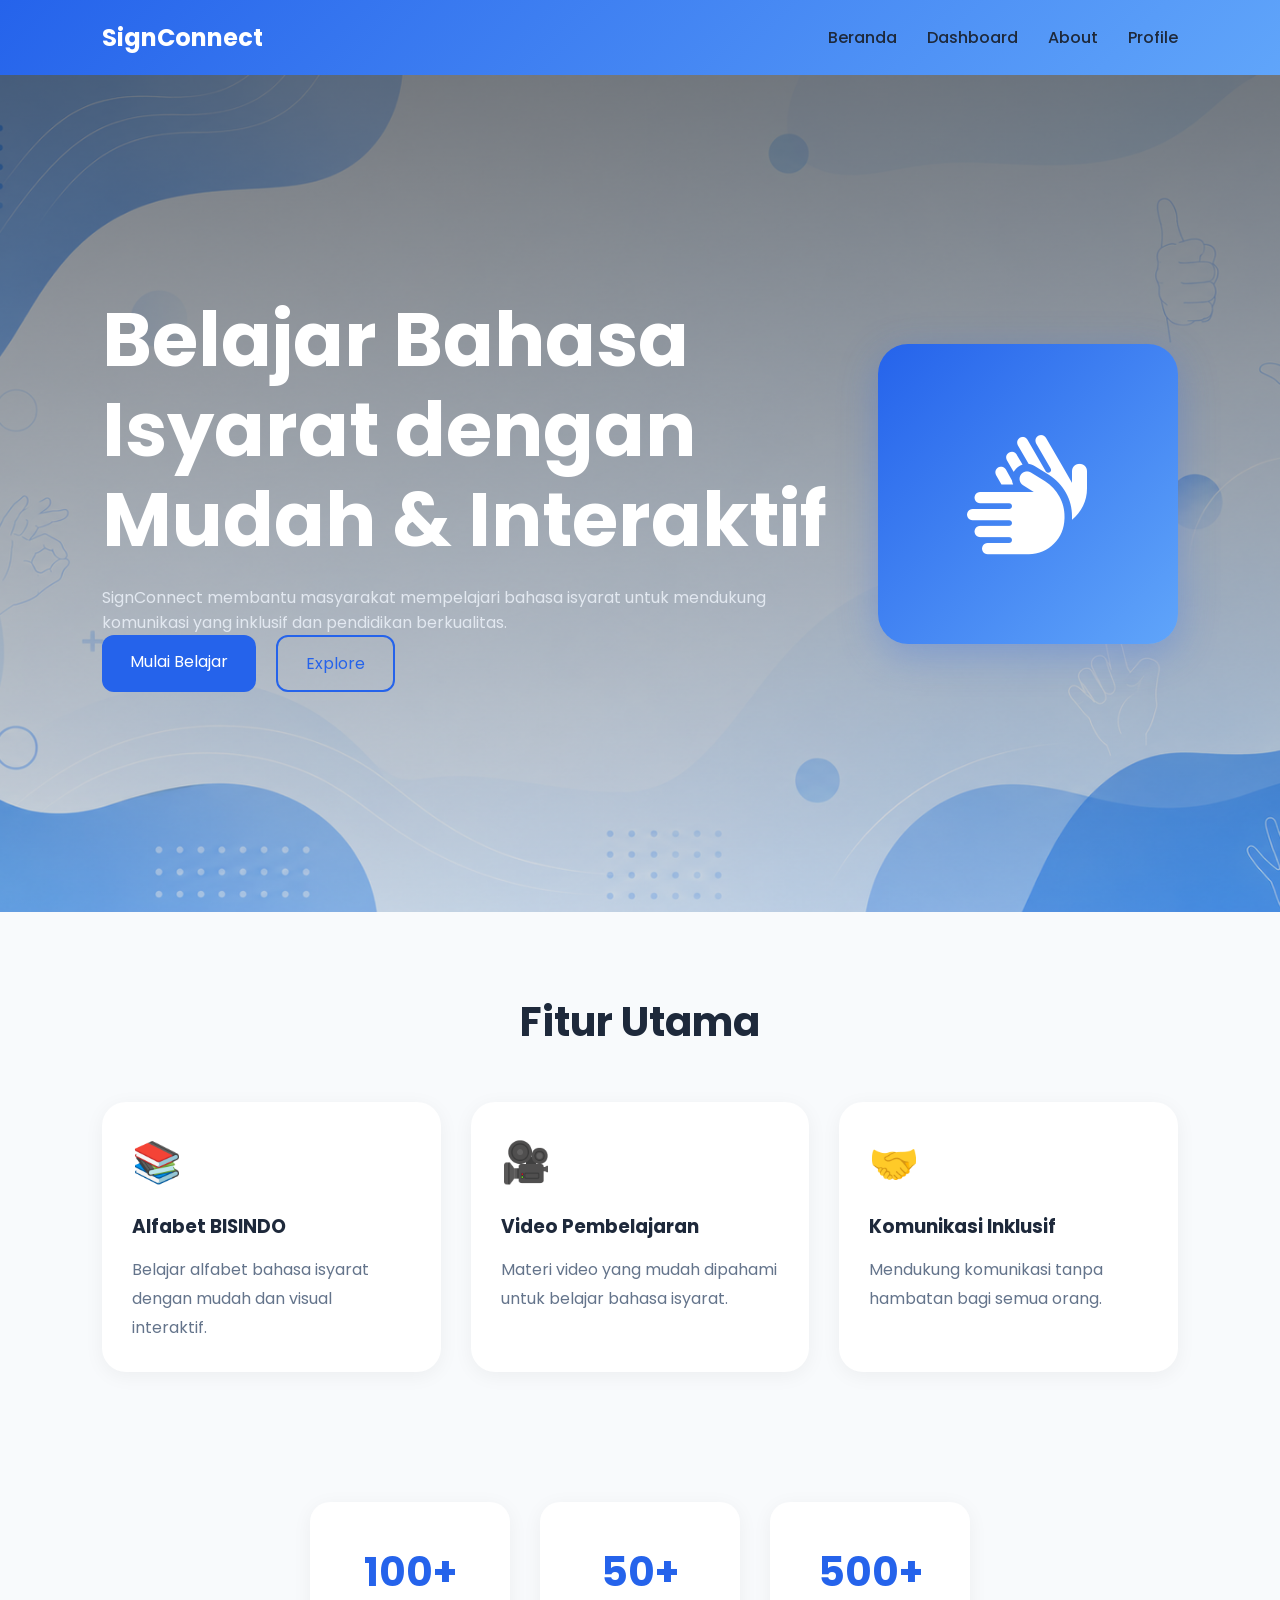
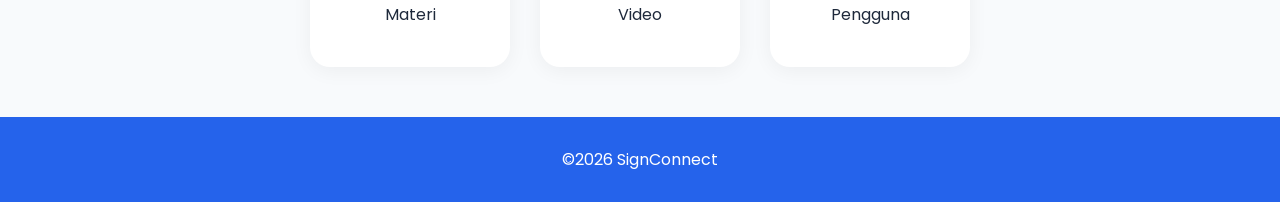
<file: index.html>
<!DOCTYPE html>
<html lang="id">

<head>
    <meta charset="UTF-8">
    <meta name="viewport" content="width=device-width, initial-scale=1.0">
    <title>SignConnect</title>

    <link rel="stylesheet" href="style.css">
    <link rel="stylesheet" href="https://cdnjs.cloudflare.com/ajax/libs/font-awesome/6.5.1/css/all.min.css">

    <link rel="preconnect" href="https://fonts.googleapis.com">
    <link rel="preconnect" href="https://fonts.gstatic.com" crossorigin>
    <link href="https://fonts.googleapis.com/css2?family=Poppins:wght@300;400;500;600;700&display=swap"
        rel="stylesheet">
</head>

<body>

    <!-- Navbar -->
    <nav class="navbar">
        <div class="logo">SignConnect</div>

        <ul class="nav-links">
            <li><a href="index.html">Beranda</a></li>
            <li><a href="dashboard.html">Dashboard</a></li>
            <li><a href="about.html">About</a></li>
            <li><a href="profile.html">Profile</a></li>
        </ul>
    </nav>

    <!-- Hero Section -->
    <section class="hero">

        <div class="hero-text">
            <h1>
                Belajar Bahasa Isyarat
                dengan Mudah & Interaktif
            </h1>

            <p>
                SignConnect membantu masyarakat mempelajari bahasa isyarat
                untuk mendukung komunikasi yang inklusif dan pendidikan berkualitas.
            </p>

            <div class="hero-buttons">
                <a href="dashboard.html" class="btn-primary">Mulai Belajar</a>
                <a href="about.html" class="btn-secondary">Explore</a>
            </div>
        </div>

        <div class="hero-image">
            <div class="image-card">
                <i class="fas fa-sign-language"></i>
            </div>
        </div>

    </section>

    <!-- Features -->
    <section class="features-section">

        <h2>Fitur Utama</h2>

        <div class="features-grid">

            <div class="feature-card">
                <div class="feature-icon">📚</div>
                <h3>Alfabet BISINDO</h3>
                <p>
                    Belajar alfabet bahasa isyarat dengan mudah dan visual interaktif.
                </p>
            </div>

            <div class="feature-card">
                <div class="feature-icon">🎥</div>
                <h3>Video Pembelajaran</h3>
                <p>
                    Materi video yang mudah dipahami untuk belajar bahasa isyarat.
                </p>
            </div>

            <div class="feature-card">
                <div class="feature-icon">🤝</div>
                <h3>Komunikasi Inklusif</h3>
                <p>
                    Mendukung komunikasi tanpa hambatan bagi semua orang.
                </p>
            </div>

        </div>

    </section>

    <!-- Statistics -->
    <section class="stats-section">

        <div class="stat-card">
            <h2>100+</h2>
            <p>Materi</p>
        </div>

        <div class="stat-card">
            <h2>50+</h2>
            <p>Video</p>
        </div>

        <div class="stat-card">
            <h2>500+</h2>
            <p>Pengguna</p>
        </div>

    </section>

    <!-- Footer -->
    <footer>
        <p>©2026 SignConnect</p>
    </footer>

</body>

</html>
</file>
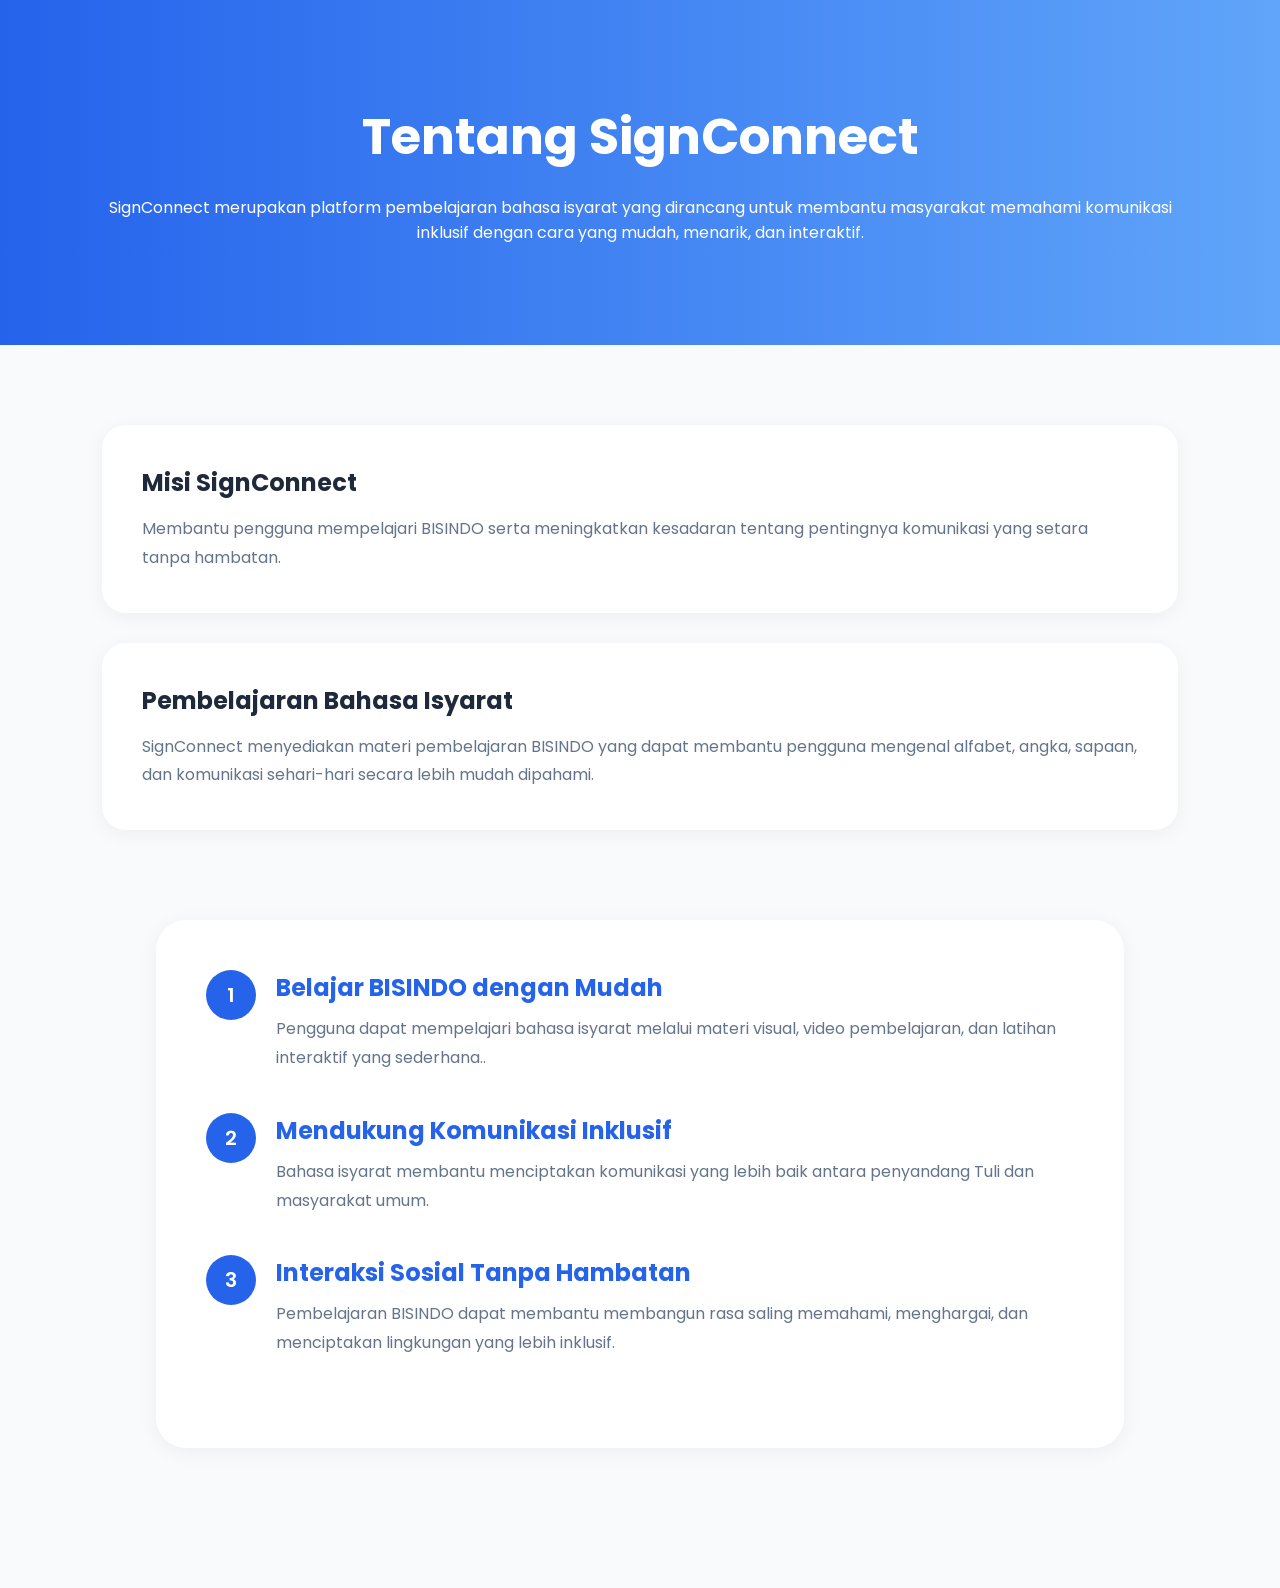
<file: about.html>
<!DOCTYPE html>
<html lang="id">

<head>
    <meta charset="UTF-8">
    <meta name="viewport" content="width=device-width, initial-scale=1.0">
    <title>About</title>

    <link rel="stylesheet" href="style.css">

    <link rel="preconnect" href="https://fonts.googleapis.com">
    <link rel="preconnect" href="https://fonts.gstatic.com" crossorigin>
    <link href="https://fonts.googleapis.com/css2?family=Poppins:wght@300;400;500;600;700&display=swap"
        rel="stylesheet">
</head>

<body>

    <section class="about-hero">
        <h1>Tentang SignConnect</h1>
        <p>
            SignConnect merupakan platform pembelajaran bahasa isyarat yang dirancang untuk membantu masyarakat memahami komunikasi
            inklusif dengan cara yang mudah, menarik, dan interaktif.
        </p>
    </section>

    <section class="about-content">

        <div class="about-card">
            <h2>Misi SignConnect</h2>
            <p>
                Membantu pengguna mempelajari BISINDO serta meningkatkan kesadaran tentang pentingnya komunikasi yang setara tanpa
                hambatan.
            </p>
        </div>

        <div class="about-card">
            <h2>Pembelajaran Bahasa Isyarat</h2>
            <p>
                SignConnect menyediakan materi pembelajaran BISINDO yang dapat membantu pengguna mengenal alfabet, angka, sapaan, dan
                komunikasi sehari-hari secara lebih mudah dipahami.
            </p>
        </div>

        <section class="about-modern">
        
            <div class="about-info">
        
                <div class="about-item">
        
                    <div class="number-circle">1</div>
        
                    <div>
                        <h2>Belajar BISINDO dengan Mudah</h2>
        
                        <p>
                            Pengguna dapat mempelajari bahasa isyarat melalui materi visual, video pembelajaran, dan latihan interaktif yang
                            sederhana..
                        </p>
                    </div>
        
                </div>
        
                <div class="about-item">
        
                    <div class="number-circle">2</div>
        
                    <div>
                        <h2>Mendukung Komunikasi Inklusif</h2>
        
                        <p>
                            Bahasa isyarat membantu menciptakan komunikasi yang lebih baik antara penyandang Tuli dan masyarakat umum.
                        </p>
                    </div>
        
                </div>
        
                <div class="about-item">
        
                    <div class="number-circle">3</div>
        
                    <div>
                        <h2>Interaksi Sosial Tanpa Hambatan</h2>
        
                        <p>
                            Pembelajaran BISINDO dapat membantu membangun rasa saling memahami, menghargai, dan menciptakan lingkungan yang lebih
                            inklusif.
                        </p>
                    </div>
        
                </div>
        
            </div>
        
        </section>

    </section>

</body>

</html>
</file>
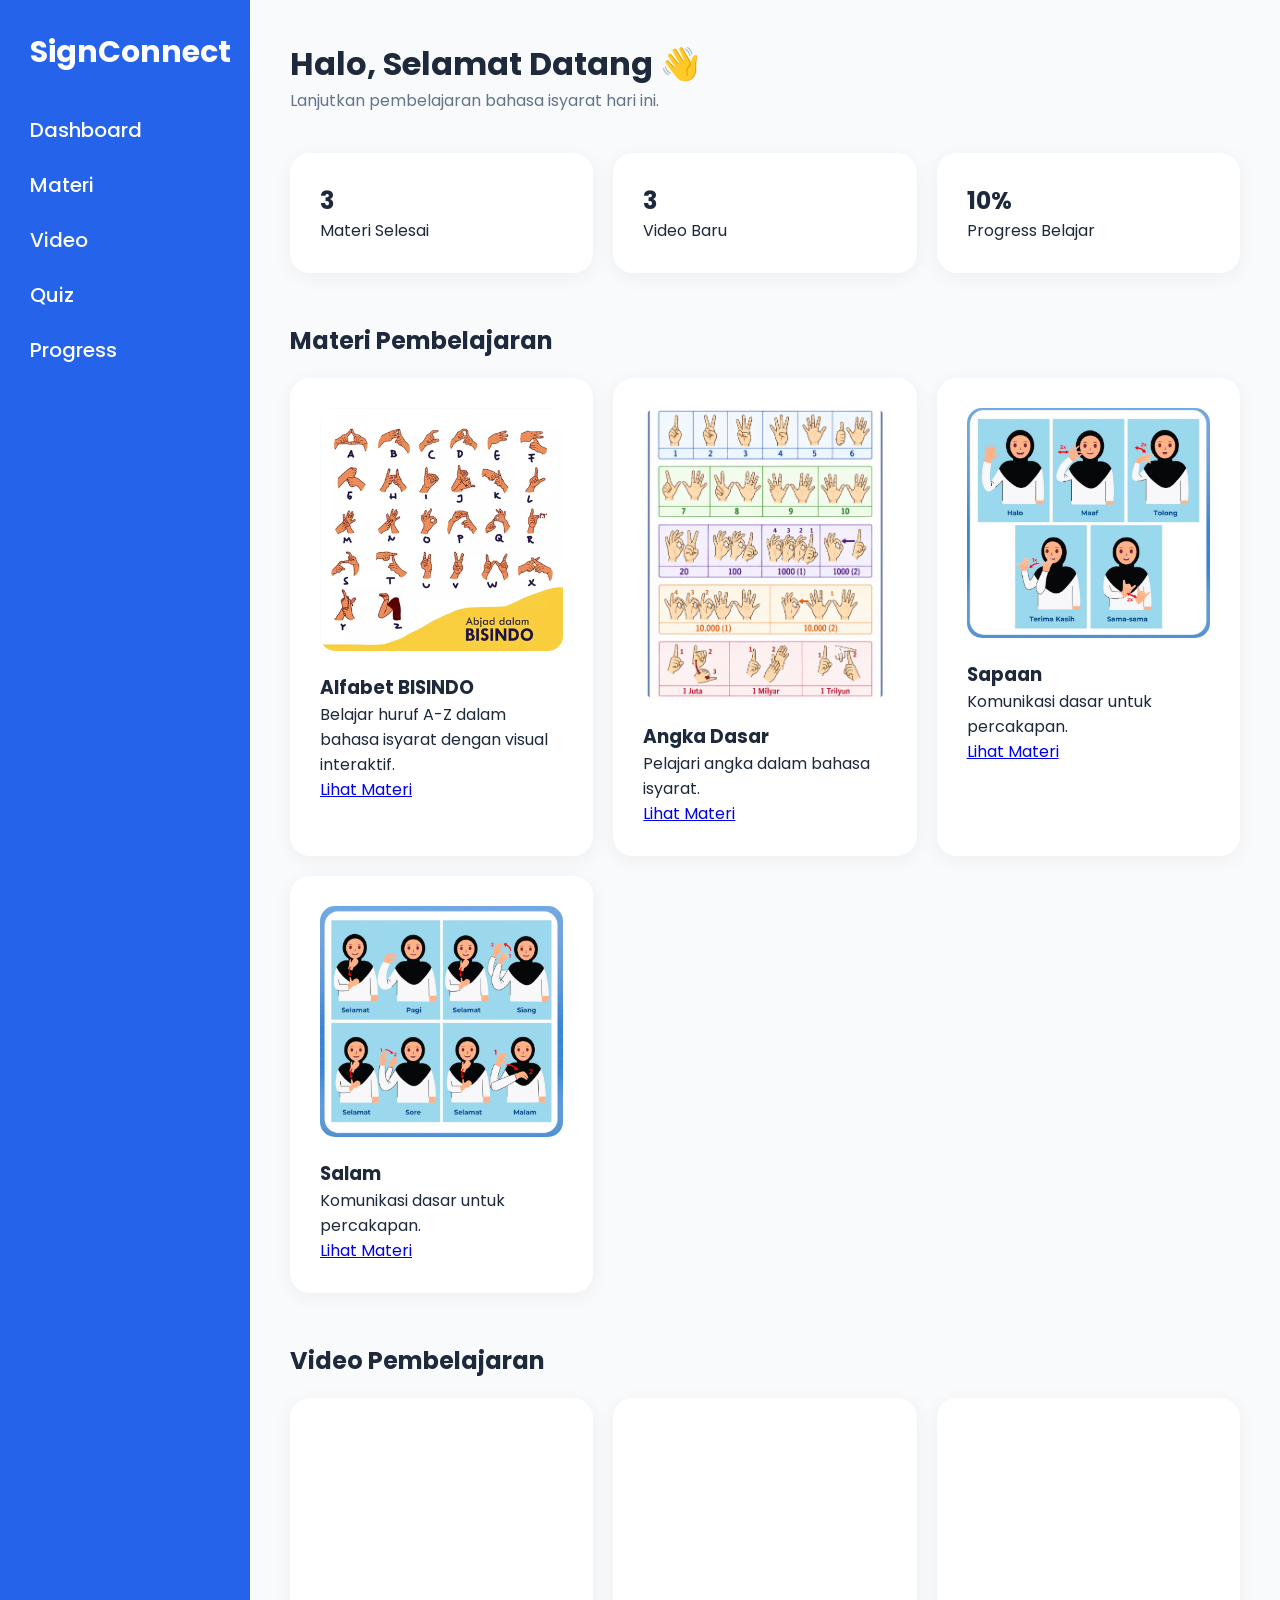
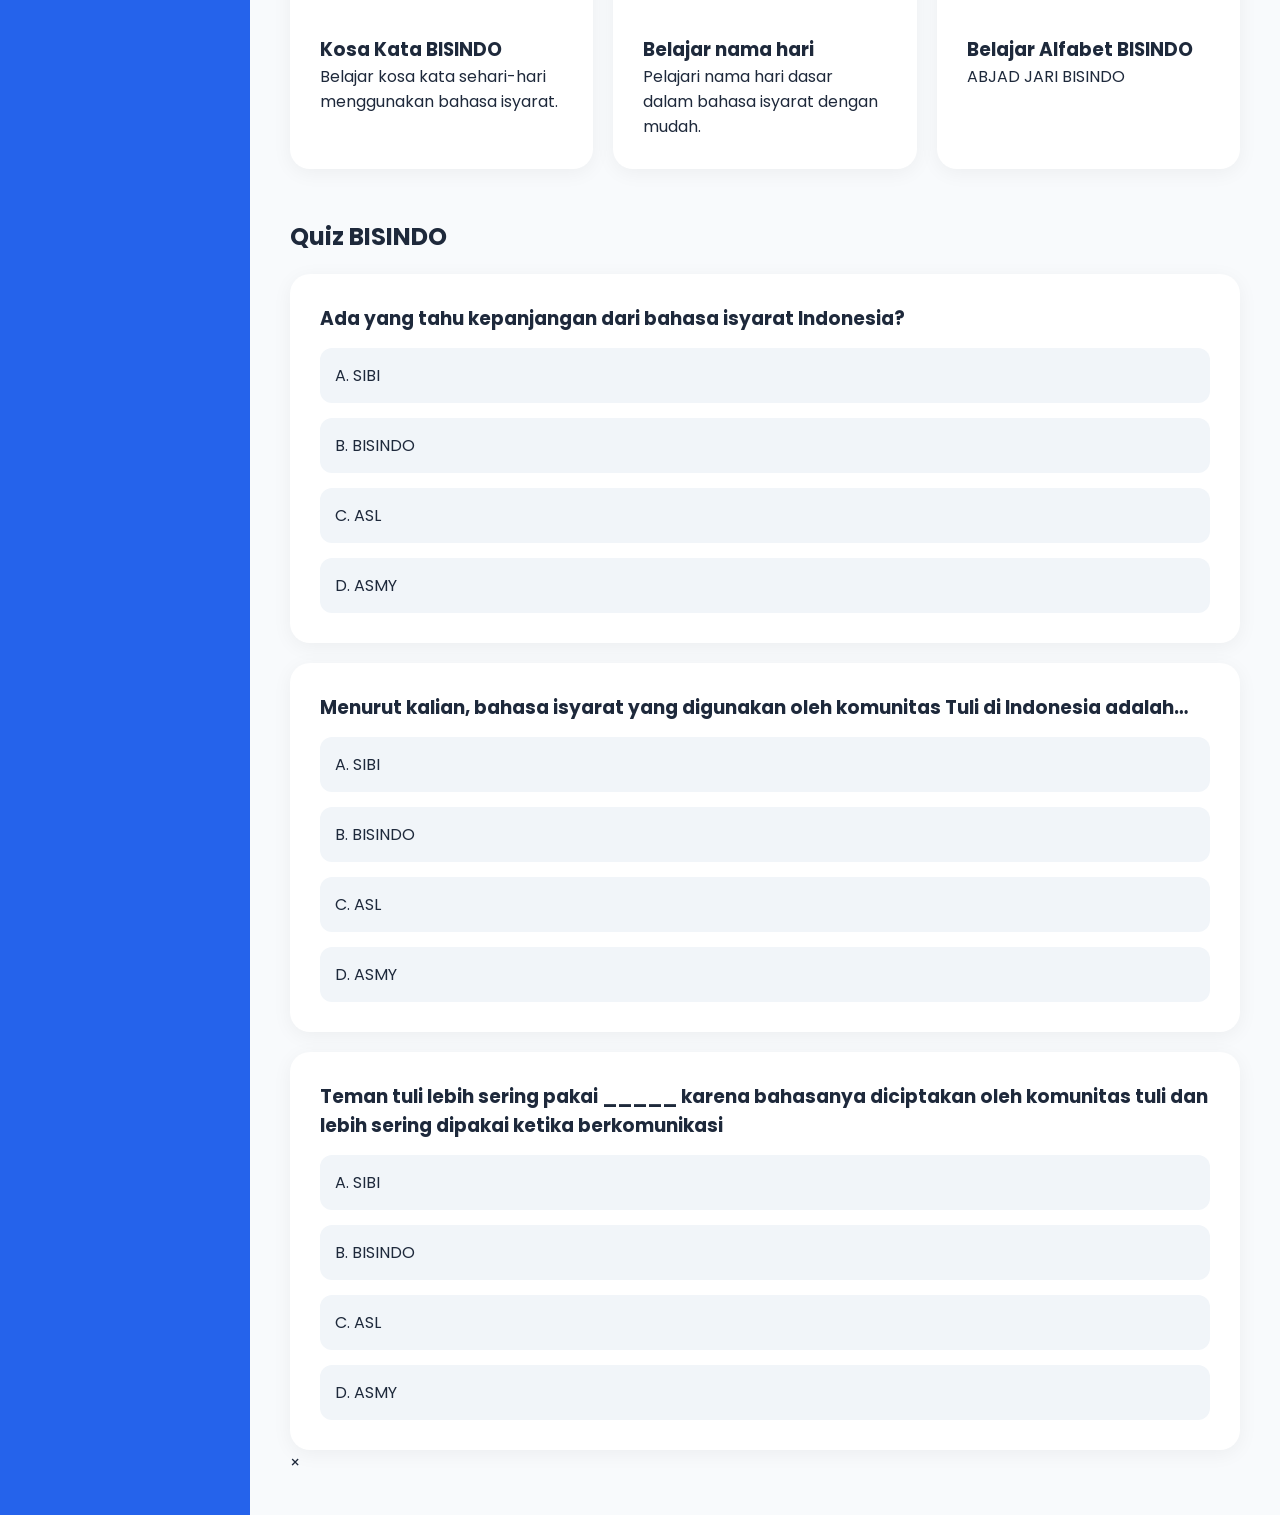
<file: dashboard.html>
<!DOCTYPE html>
<html lang="id">

<head>
    <meta charset="UTF-8">
    <meta name="viewport" content="width=device-width, initial-scale=1.0">
    <title>Dashboard</title>

    <link rel="stylesheet" href="style.css">

    <link rel="preconnect" href="https://fonts.googleapis.com">
    <link rel="preconnect" href="https://fonts.gstatic.com" crossorigin>
    <link href="https://fonts.googleapis.com/css2?family=Poppins:wght@300;400;500;600;700&display=swap"
        rel="stylesheet">
</head>

<body>

    <div class="dashboard-layout">

        <!-- Sidebar -->
        <aside class="sidebar">
            <h2>SignConnect</h2>

            <ul>
                <li>Dashboard</li>
                <li>Materi</li>
                <li>Video</li>
                <li>Quiz</li>
                <li>Progress</li>
            </ul>
        </aside>

        <!-- Main -->
        <main class="dashboard-main">

            <div class="dashboard-header">
                <h1>Halo, Selamat Datang 👋</h1>
                <p>Lanjutkan pembelajaran bahasa isyarat hari ini.</p>
            </div>

            <!-- Stats -->
            <div class="dashboard-stats">

                <div class="dashboard-card">
                    <h2>3</h2>
                    <p>Materi Selesai</p>
                </div>

                <div class="dashboard-card">
                    <h2>3</h2>
                    <p>Video Baru</p>
                </div>

                <div class="dashboard-card">
                    <h2>10%</h2>
                    <p>Progress Belajar</p>
                </div>

            </div>

            <!-- Course -->
            <div class="course-section">
                <h2>Materi Pembelajaran</h2>

                <div class="course-grid">

                    <div class="course-card">
                    
                        <img src="images/download.png" alt="Alfabet BISINDO">
                    
                        <h3>Alfabet BISINDO</h3>
                    
                        <p>
                            Belajar huruf A-Z dalam bahasa isyarat dengan visual interaktif.
                        </p>
                    
                        <a href="materi-alfabet.html" class="btn-materi">
                            Lihat Materi
                        </a>
                    </div>

                    <div class="course-card">
                        <img src="images/Isyarat angka bisindo.png" alt="Angka Dasar">

                        <h3>Angka Dasar</h3>

                        <p>Pelajari angka dalam bahasa isyarat.</p>

                        <a href="materi-angka.html" class="btn-materi">
                            Lihat Materi
                        </a>
                    </div>

                    <div class="course-card">
                        <img src="images/sapaan bisindo.PNG" alt="Sapaan">

                        <h3>Sapaan</h3>

                        <p>Komunikasi dasar untuk percakapan.</p>

                        <a href="materi-sapaan.html" class="btn-materi">
                            Lihat Materi
                        </a>
                    </div>

                    <div class="course-card">
                        <img src="images/Salam.PNG" alt="Salam">
                    
                        <h3>Salam </h3>
                    
                        <p>Komunikasi dasar untuk percakapan.</p>
                    
                        <a href="materi-salam.html" class="btn-materi">
                            Lihat Materi
                        </a>
                    </div>

                </div>

                <!-- Video Section -->
                <div class="course-section">
                
                    <h2>Video Pembelajaran</h2>
                
                    <div class="course-grid">
                
                        <div class="course-card">
                
                            <iframe width="100%" height="200" src="https://www.youtube.com/embed/NaafQwd0XEY?si=vGIlVYJbt5RtT4uO" title="YouTube video"
                                frameborder="0" allowfullscreen>
                            </iframe>
                
                            <h3>Kosa Kata BISINDO</h3>
                
                            <p>
                                Belajar kosa kata sehari-hari menggunakan bahasa isyarat.
                            </p>
                
                        </div>
                
                        <div class="course-card">
                
                            <iframe width="100%" height="200" src="https://www.youtube.com/embed/sDWLmnua8cE?si=NaKorr4ZSlSdMy7J" title="YouTube video"
                                frameborder="0" allowfullscreen>
                            </iframe>
                
                            <h3>Belajar nama hari</h3>
                
                            <p>
                                Pelajari nama hari dasar dalam bahasa isyarat dengan mudah.
                            </p>
                
                        </div>

                        <div class="course-card">
                        
                            <iframe width="100%" height="200" src="https://www.youtube.com/embed/Py6Ch1vBvL0?si=l7ej_JJDvdbjsPCH"
                                title="YouTube video" frameborder="0" allowfullscreen>
                            </iframe>
                        
                            <h3>Belajar Alfabet BISINDO</h3>
                        
                            <p>
                                ABJAD JARI BISINDO
                            </p>
                        
                        </div>
                
                    </div>

                    <!-- Quiz Section -->
                    <div class="course-section">
                    
                        <h2>Quiz BISINDO</h2>
                    
                        <div class="quiz-box">
                    
                            <h3>
                                Ada yang tahu kepanjangan dari bahasa isyarat Indonesia?
                            </h3>
                    
                            <div class="quiz-option">
                                A. SIBI
                            </div>
                    
                            <div class="quiz-option">
                                B. BISINDO
                            </div>
                    
                            <div class="quiz-option">
                                C. ASL
                            </div>
                    
                            <div class="quiz-option">
                                D. ASMY
                            </div>
                    
                        </div>

                        <div class="quiz-box">
                        
                            <h3>
                                Menurut kalian, bahasa isyarat yang digunakan oleh komunitas Tuli di Indonesia adalah…
                            </h3>
                        
                            <div class="quiz-option">
                                A. SIBI
                            </div>
                        
                            <div class="quiz-option">
                                B. BISINDO
                            </div>
                        
                            <div class="quiz-option">
                                C. ASL
                            </div>
                        
                            <div class="quiz-option">
                                D. ASMY
                            </div>
                        
                        </div>

                        <div class="quiz-box">
                        
                            <h3>
                                Teman tuli lebih sering pakai _____ karena bahasanya diciptakan oleh komunitas tuli dan lebih sering dipakai ketika
                                berkomunikasi
                            </h3>
                        
                            <div class="quiz-option">
                                A. SIBI
                            </div>
                        
                            <div class="quiz-option">
                                B. BISINDO
                            </div>
                        
                            <div class="quiz-option">
                                C. ASL
                            </div>
                        
                            <div class="quiz-option">
                                D. ASMY
                            </div>
                        
                        </div>

                        <!-- Modal -->
                        <div id="materiModal" class="modal">
                        
                            <span class="close">&times;</span>
                        
                            <img class="modal-content" id="modalImage">
                        
                        </div>
                    
                    </div>
                
                </div>
                
            </div>

        </main>

    </div>

</body>

</html>
</file>
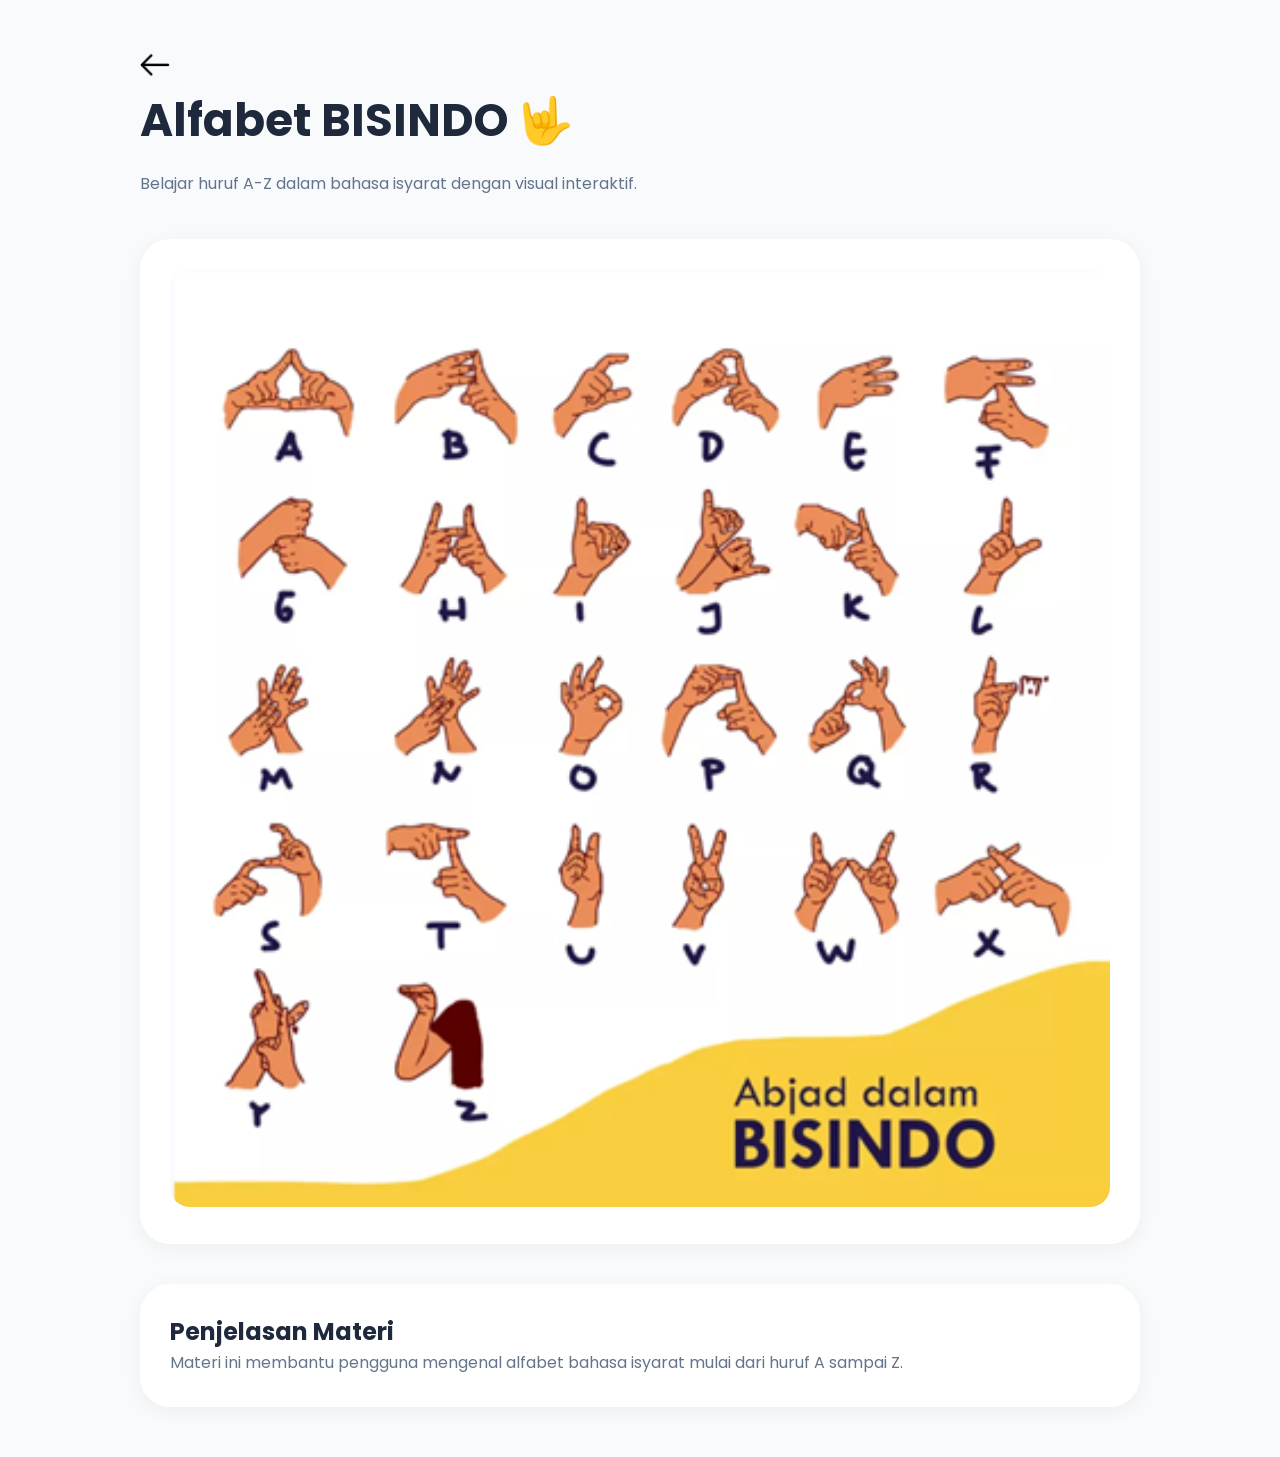
<file: materi-alfabet.html>
<!DOCTYPE html>
<html lang="id">

<head>
    <meta charset="UTF-8">
    <meta name="viewport" content="width=device-width, initial-scale=1.0">

    <title>Materi Alfabet BISINDO</title>

    <link rel="stylesheet" href="style.css">

    <link rel="preconnect" href="https://fonts.googleapis.com">
    <link rel="preconnect" href="https://fonts.gstatic.com" crossorigin>

    <link href="https://fonts.googleapis.com/css2?family=Poppins:wght@300;400;500;600;700&display=swap"
        rel="stylesheet">
</head>

<body>

    <div class="materi-detail">

        <a href="dashboard.html" class="btn-materi">
            <img src="images/arrow-left.png">
        </a>

        <h1>Alfabet BISINDO 🤟</h1>

        <p>
            Belajar huruf A-Z dalam bahasa isyarat dengan visual interaktif.
        </p>

        <div class="materi-image-box">

            <img src="images/download.png">

        </div>

        <div class="materi-text">

            <h2>Penjelasan Materi</h2>

            <p>
                Materi ini membantu pengguna mengenal alfabet
                bahasa isyarat mulai dari huruf A sampai Z.
            </p>

        </div>

    </div>

</body>

</html>
</file>
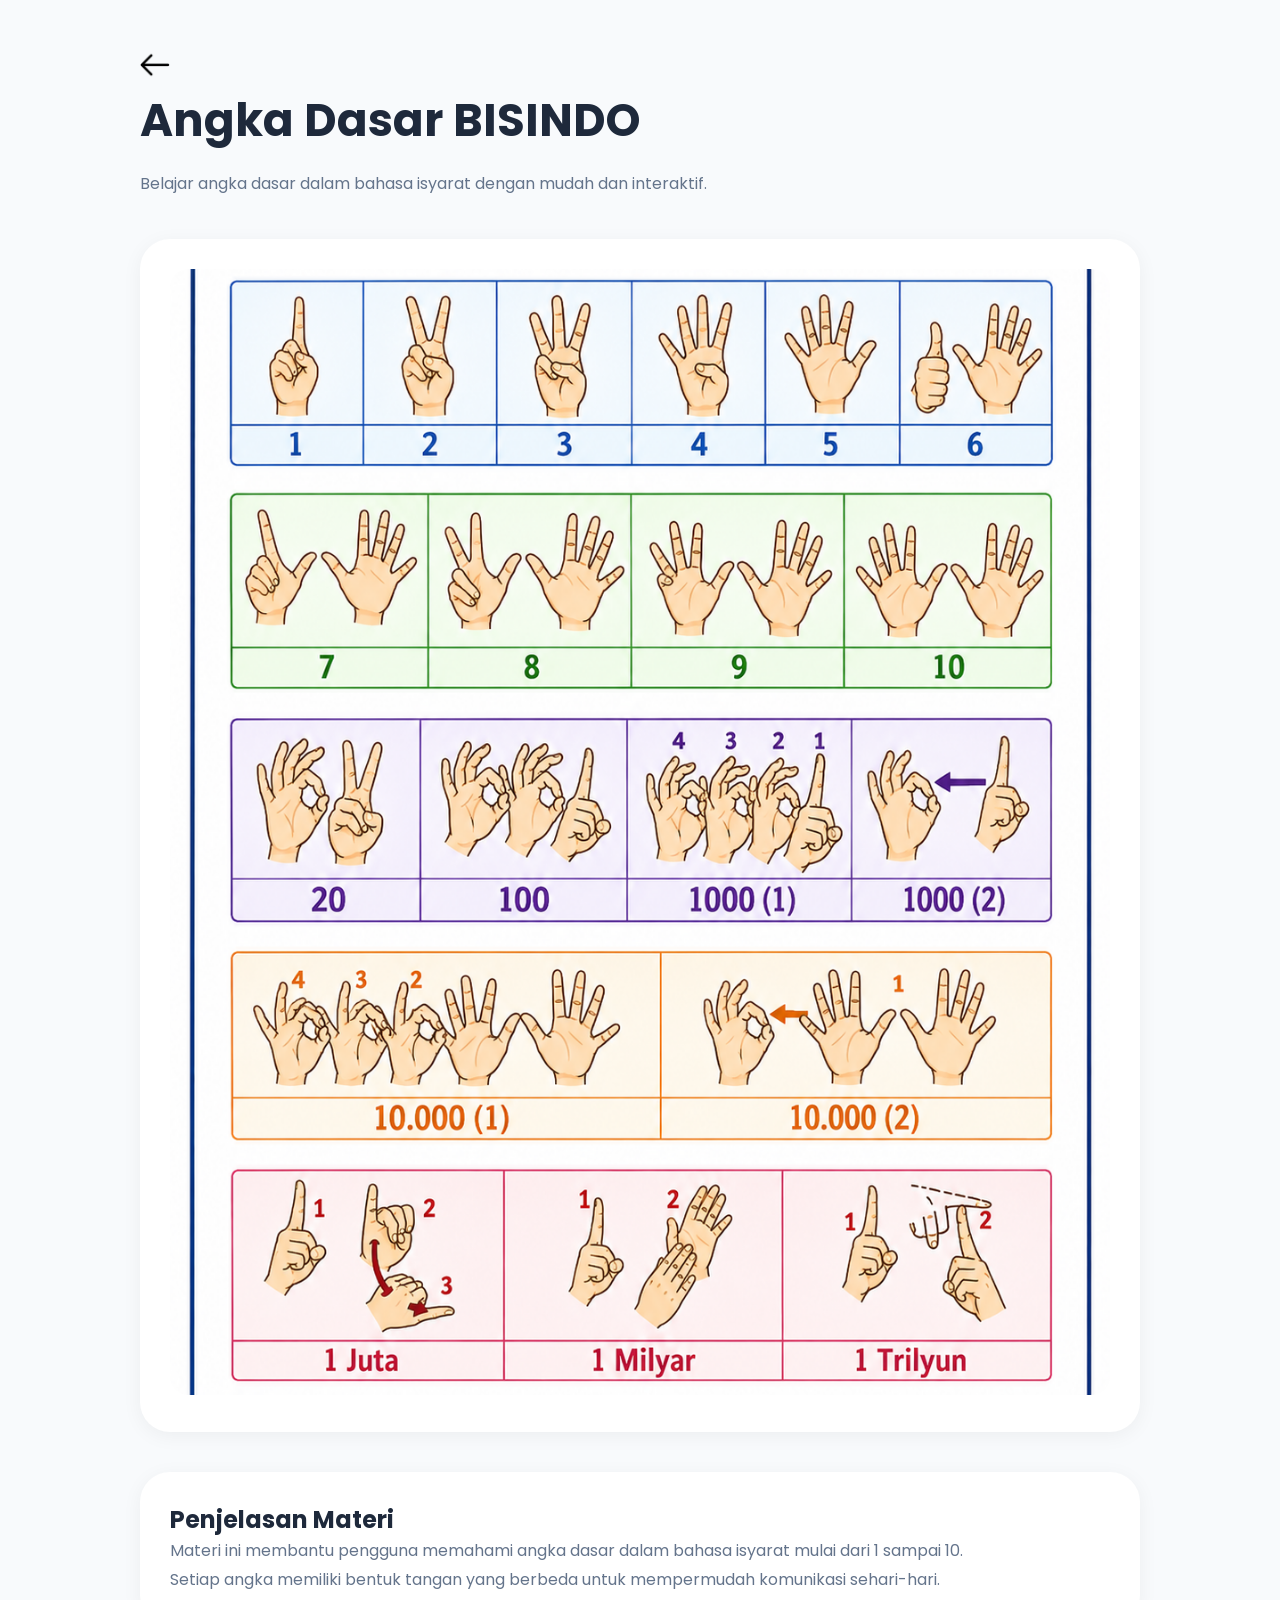
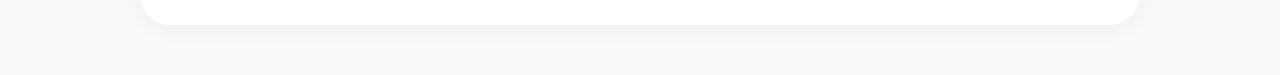
<file: materi-angka.html>
<!DOCTYPE html>
<html lang="id">

<head>
    <meta charset="UTF-8">
    <meta name="viewport" content="width=device-width, initial-scale=1.0">

    <title>Materi Angka Dasar</title>

    <link rel="stylesheet" href="style.css">

    <link rel="preconnect" href="https://fonts.googleapis.com">
    <link rel="preconnect" href="https://fonts.gstatic.com" crossorigin>

    <link href="https://fonts.googleapis.com/css2?family=Poppins:wght@300;400;500;600;700&display=swap"
        rel="stylesheet">
</head>

<body>

    <div class="materi-detail">

        <a href="dashboard.html" class="btn-materi">
            <img src="images/arrow-left.png">
        </a>

        <h1>Angka Dasar BISINDO</h1>

        <p>
            Belajar angka dasar dalam bahasa isyarat dengan mudah dan interaktif.
        </p>

        <div class="materi-image-box">

            <img src="images/Isyarat angka bisindo.png">

        </div>

        <div class="materi-text">

            <h2>Penjelasan Materi</h2>

            <p>
                Materi ini membantu pengguna memahami angka dasar
                dalam bahasa isyarat mulai dari 1 sampai 10.
            </p>

            <p>
                Setiap angka memiliki bentuk tangan yang berbeda
                untuk mempermudah komunikasi sehari-hari.
            </p>

        </div>

    </div>

</body>

</html>
</file>
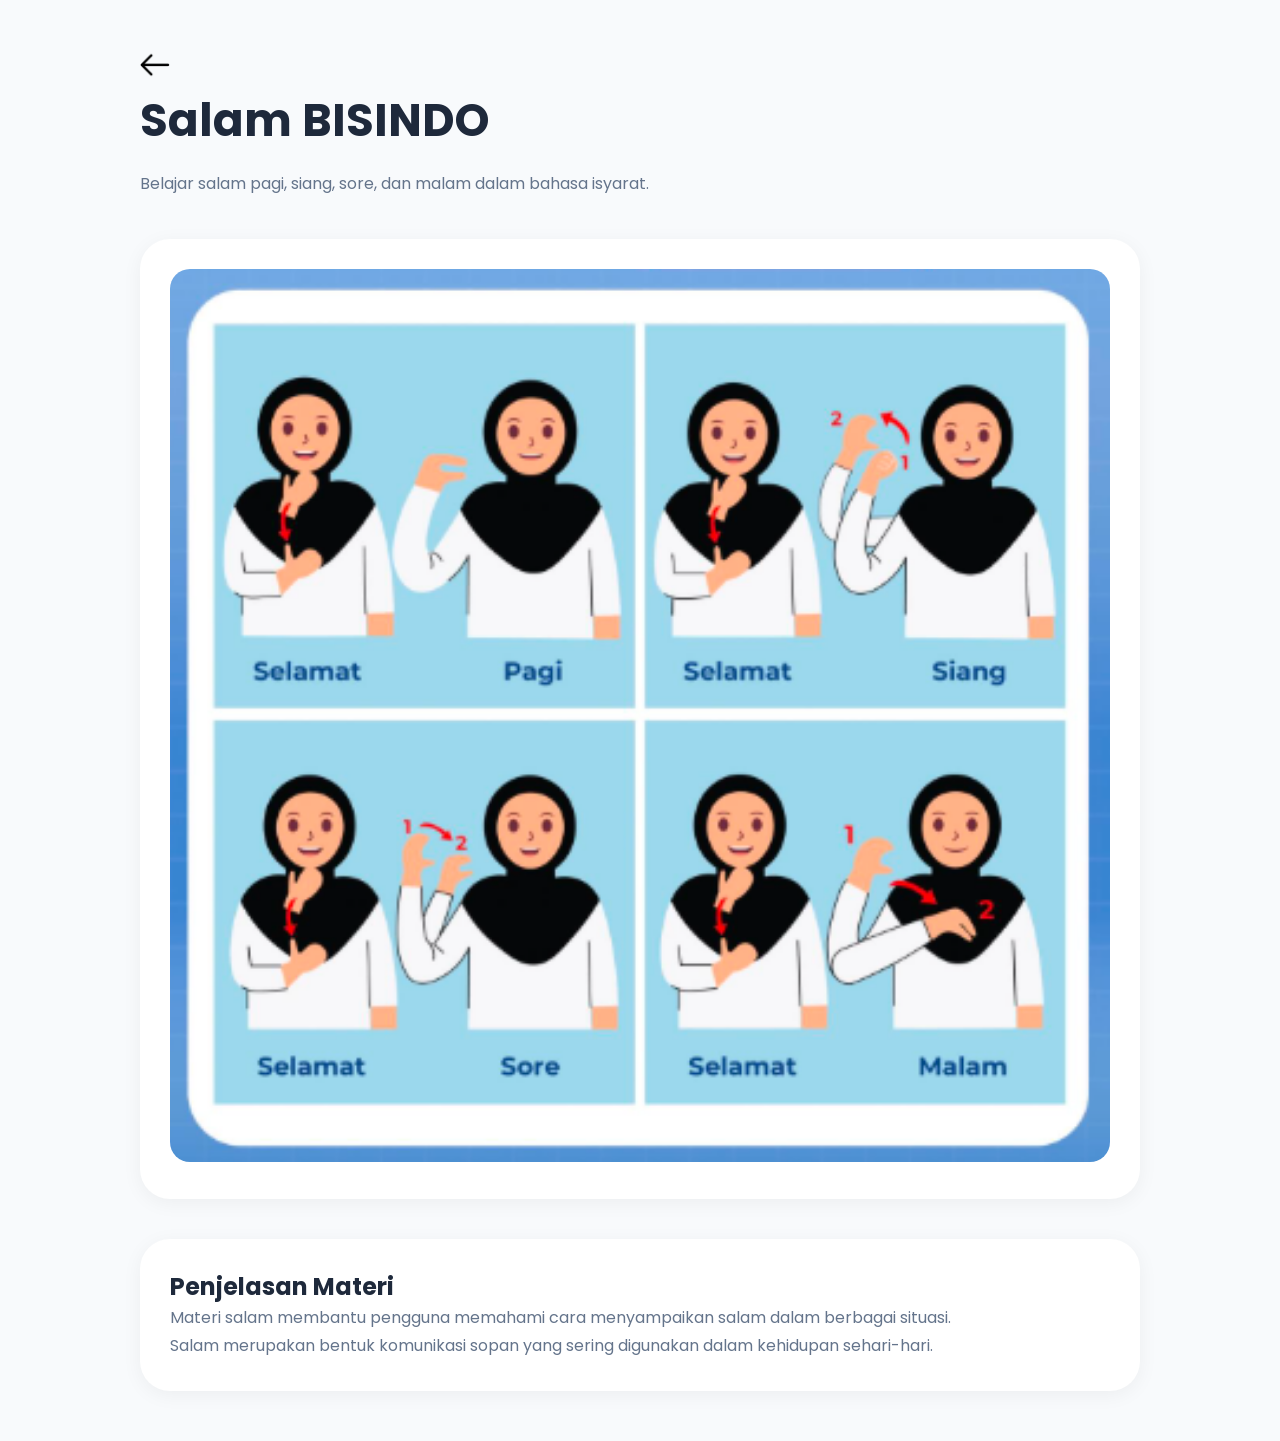
<file: materi-salam.html>
<!DOCTYPE html>
<html lang="id">

<head>
    <meta charset="UTF-8">
    <meta name="viewport" content="width=device-width, initial-scale=1.0">

    <title>Materi Salam</title>

    <link rel="stylesheet" href="style.css">

    <link rel="preconnect" href="https://fonts.googleapis.com">
    <link rel="preconnect" href="https://fonts.gstatic.com" crossorigin>

    <link href="https://fonts.googleapis.com/css2?family=Poppins:wght@300;400;500;600;700&display=swap"
        rel="stylesheet">
</head>

<body>

    <div class="materi-detail">

        <a href="dashboard.html" class="btn-materi">
            <img src="images/arrow-left.png">
        </a>

        <h1>Salam BISINDO</h1>

        <p>
            Belajar salam pagi, siang, sore, dan malam dalam bahasa isyarat.
        </p>

        <div class="materi-image-box">

            <img src="images/Salam.PNG">

        </div>

        <div class="materi-text">

            <h2>Penjelasan Materi</h2>

            <p>
                Materi salam membantu pengguna memahami
                cara menyampaikan salam dalam berbagai situasi.
            </p>

            <p>
                Salam merupakan bentuk komunikasi sopan
                yang sering digunakan dalam kehidupan sehari-hari.
            </p>

        </div>

    </div>

</body>

</html>
</file>
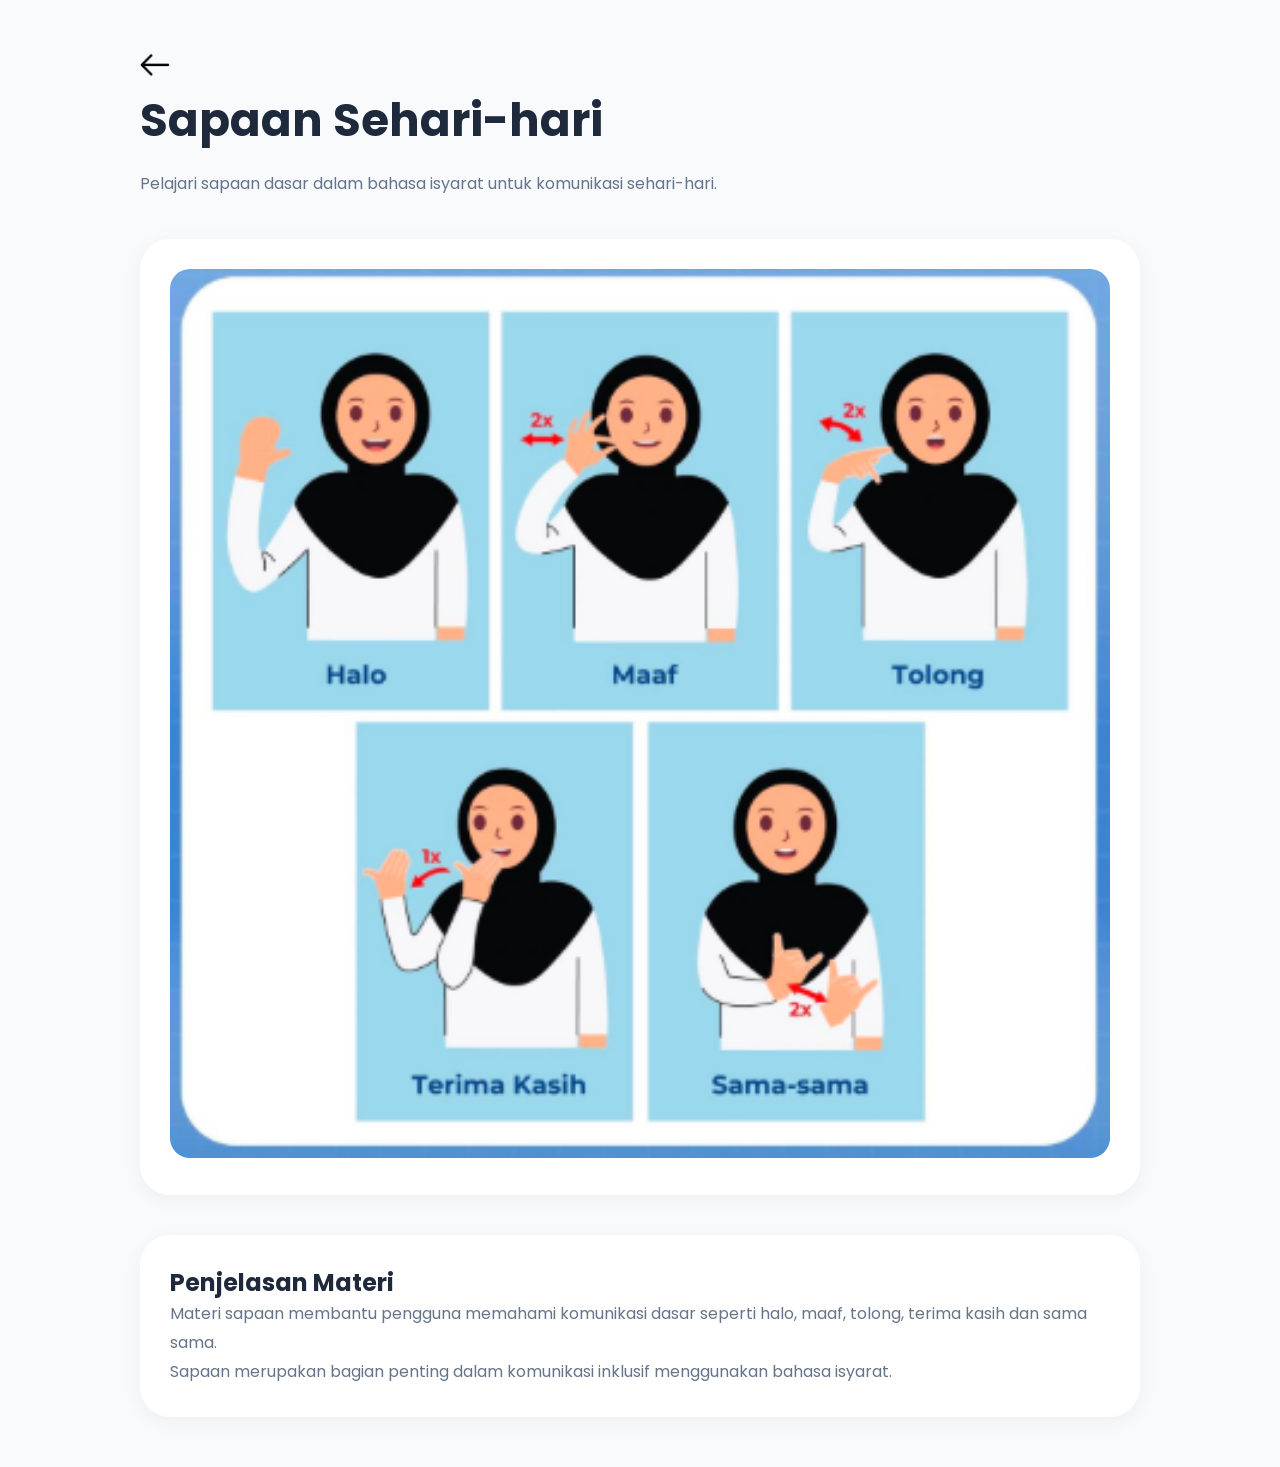
<file: materi-sapaan.html>
<!DOCTYPE html>
<html lang="id">

<head>
    <meta charset="UTF-8">
    <meta name="viewport" content="width=device-width, initial-scale=1.0">

    <title>Materi Sapaan</title>

    <link rel="stylesheet" href="style.css">

    <link rel="preconnect" href="https://fonts.googleapis.com">
    <link rel="preconnect" href="https://fonts.gstatic.com" crossorigin>

    <link href="https://fonts.googleapis.com/css2?family=Poppins:wght@300;400;500;600;700&display=swap"
        rel="stylesheet">
</head>

<body>

    <div class="materi-detail">

        <a href="dashboard.html" class="btn-materi">
            <img src="images/arrow-left.png">
        </a>

        <h1>Sapaan Sehari-hari</h1>

        <p>
            Pelajari sapaan dasar dalam bahasa isyarat untuk komunikasi sehari-hari.
        </p>

        <div class="materi-image-box">

            <img src="images/sapaan bisindo.PNG">

        </div>

        <div class="materi-text">

            <h2>Penjelasan Materi</h2>

            <p>
                Materi sapaan membantu pengguna memahami
                komunikasi dasar seperti halo, maaf, tolong, terima kasih dan sama sama.
            </p>

            <p>
                Sapaan merupakan bagian penting dalam komunikasi
                inklusif menggunakan bahasa isyarat.
            </p>

        </div>

    </div>

</body>

</html>
</file>
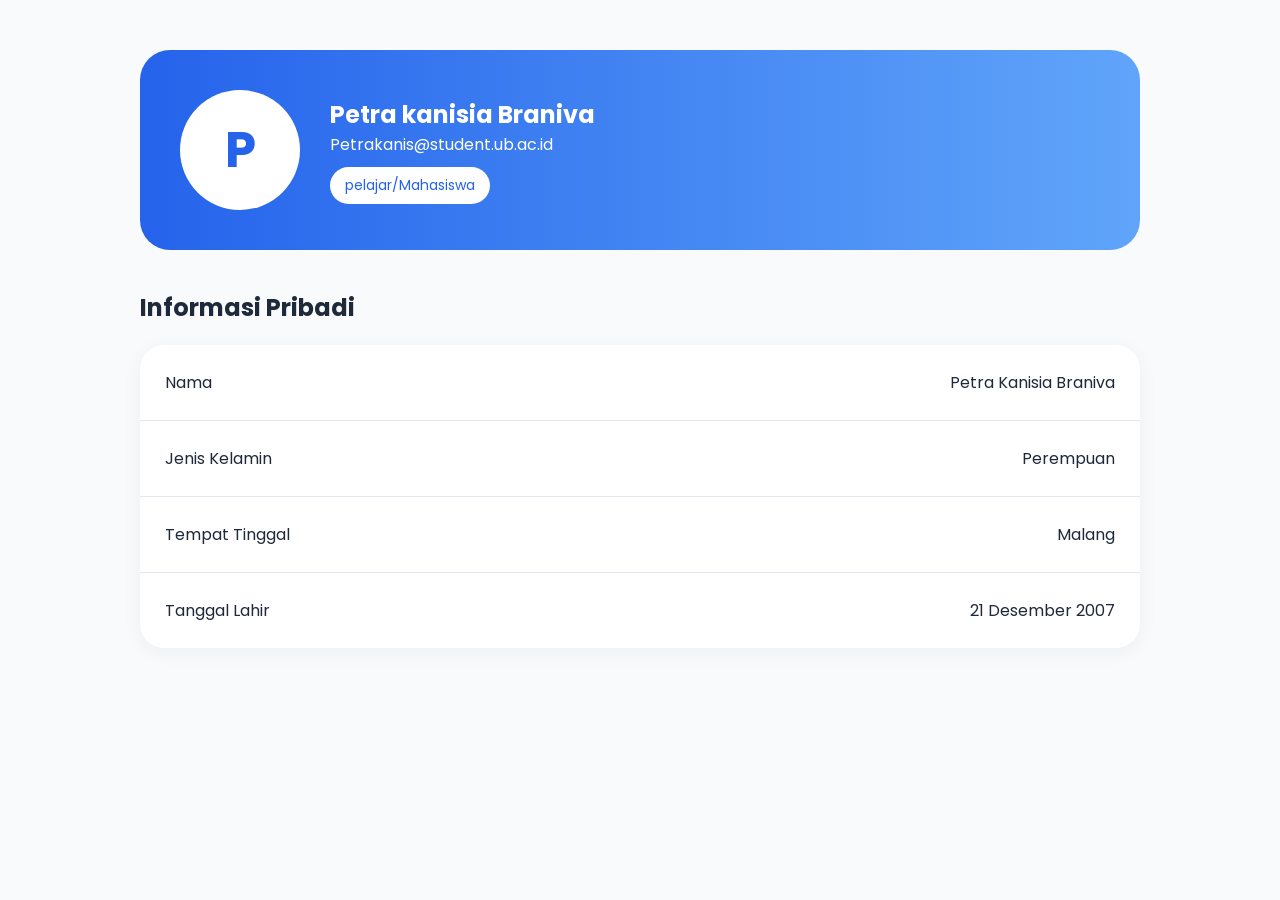
<file: profile.html>
<!DOCTYPE html>
<html lang="id">

<head>
    <meta charset="UTF-8">
    <meta name="viewport" content="width=device-width, initial-scale=1.0">
    <title>Profile</title>

    <link rel="stylesheet" href="style.css">

    <link rel="preconnect" href="https://fonts.googleapis.com">
    <link rel="preconnect" href="https://fonts.gstatic.com" crossorigin>
    <link href="https://fonts.googleapis.com/css2?family=Poppins:wght@300;400;500;600;700&display=swap"
        rel="stylesheet">
</head>

<body>

    <div class="profile-container">

        <div class="profile-banner">

            <div class="profile-avatar">
                P
            </div>

            <div>
                <h2>Petra kanisia Braniva</h2>
                <p>Petrakanis@student.ub.ac.id</p>
                <span class="profile-tag">pelajar/Mahasiswa</span>
            </div>

        </div>

        <div class="profile-section">
            <h2>Informasi Pribadi</h2>

            <div class="info-box">
                <div class="info-item">
                    <span>Nama</span>
                    <span>Petra Kanisia Braniva</span>
                </div>

                <div class="info-item">
                    <span>Jenis Kelamin</span>
                    <span>Perempuan</span>
                </div>

                <div class="info-item">
                    <span>Tempat Tinggal</span>
                    <span>Malang</span>
                </div>

                <div class="info-item">
                    <span>Tanggal Lahir</span>
                    <span>21 Desember 2007</span>
                </div>
            </div>
        </div>

    </div>

</body>

</html>
</file>
<file: style.css>
* {
    margin: 0;
    padding: 0;
    box-sizing: border-box;
}

body {
    font-family: 'Poppins', sans-serif;
    background: #F8FAFC;
    color: #1E293B;
}

/* Navbar */
.navbar {
    display: flex;
    justify-content: space-between;
    align-items: center;
    padding: 20px 8%;
    background: linear-gradient(135deg, #2563EB, #60A5FA);
    box-shadow: 0 2px 10px rgba(0, 0, 0, 0.05);
}

.logo {
    font-size: 24px;
    font-weight: 700;
    color: #ffffff;
}

.nav-links {
    display: flex;
    list-style: none;
    gap: 30px;
}

.nav-links a {
    text-decoration: none;
    color: #1E293B;
    font-weight: 500;
}

/* Hero */
.hero {
    display: flex;
    justify-content: space-between;
    align-items: center;
    padding: 220px 8%;
    gap: 50px;

    background:
        linear-gradient(rgba(0, 0, 0, 0.5),
            rgba(0, 0, 0, 0.1)),
        url('images/wallpaper\ bisindo.png');

    background-size: cover;
    background-position: center;

    color: white;
}

.hero-text h1 {
    font-size: 75px;
    line-height: 1.2;
    margin-bottom: 20px;
}

.hero-text p {
    color: #E2E8F0;
}

.hero-buttons {
    display: flex;
    gap: 20px;
}

.btn-primary {
    background: #2563EB;
    color: white;
    padding: 14px 28px;
    border-radius: 12px;
    text-decoration: none;
}

.btn-secondary {
    border: 2px solid #2563EB;
    color: #2563EB;
    padding: 14px 28px;
    border-radius: 12px;
    text-decoration: none;
}

.hero-image {
    flex: 1;
    display: flex;
    justify-content: center;
}

.image-card {
    width: 300px;
    height: 300px;
    background: linear-gradient(to bottom right, #2563EB, #60A5FA);
    border-radius: 30px;
    display: flex;
    justify-content: center;
    align-items: center;
    font-size: 100px;
    color: white;
}

/* Features */
.features-section {
    padding: 80px 8%;
}

.features-section h2 {
    text-align: center;
    margin-bottom: 50px;
    font-size: 40px;
}

.features-grid {
    display: grid;
    grid-template-columns: repeat(auto-fit, minmax(250px, 1fr));
    gap: 30px;
}

.feature-card {
    background: white;
    padding: 30px;
    border-radius: 24px;
    box-shadow: 0 4px 20px rgba(0, 0, 0, 0.05);
    transition: 0.3s;
}

.feature-card:hover {
    transform: translateY(-5px);
}

.feature-icon {
    font-size: 40px;
    margin-bottom: 20px;
}

.feature-card h3 {
    margin-bottom: 15px;
}

.feature-card p {
    color: #64748B;
    line-height: 1.8;
}

/* Stats */
.stats-section {
    display: flex;
    justify-content: center;
    gap: 30px;
    padding: 50px 8%;
}

.stat-card {
    background: white;
    padding: 40px;
    border-radius: 20px;
    text-align: center;
    min-width: 200px;
    box-shadow: 0 4px 20px rgba(0, 0, 0, 0.05);
}

.stat-card h2 {
    color: #2563EB;
    font-size: 40px;
}

/* Footer */
footer {
    text-align: center;
    padding: 30px;
    background: #2563EB;
    color: white;
}

/* Dashboard */
.dashboard-layout {
    display: grid;
    grid-template-columns: 250px 1fr;
    min-height: 100vh;
}

.sidebar {
    background: #2563EB;
    color: white;
    padding: 30px;
}

.sidebar ul {
    list-style: none;
    margin-top: 30px;
}

.sidebar li {
    margin-bottom: 25px;
}

.dashboard-main {
    padding: 40px;
}

.dashboard-header p {
    color: #64748B;
}

.dashboard-stats {
    display: grid;
    grid-template-columns: repeat(auto-fit, minmax(200px, 1fr));
    gap: 20px;
    margin-top: 40px;
}

.dashboard-card {
    background: white;
    padding: 30px;
    border-radius: 20px;
    box-shadow: 0 4px 20px rgba(0, 0, 0, 0.05);
}

.course-section {
    margin-top: 50px;
}

.course-grid {
    display: grid;
    grid-template-columns: repeat(auto-fit, minmax(250px, 1fr));
    gap: 20px;
    margin-top: 20px;
}

.course-card {
    background: white;
    padding: 30px;
    border-radius: 20px;
    box-shadow: 0 4px 20px rgba(0, 0, 0, 0.05);
}

/* About */
.about-hero {
    text-align: center;
    padding: 100px 8%;
    background: linear-gradient(to right, #2563EB, #60A5FA);
    color: white;
}

.about-hero h1 {
    font-size: 50px;
    margin-bottom: 20px;
}

.about-content {
    padding: 80px 8%;
    display: grid;
    gap: 30px;
}

.about-card {
    background: white;
    padding: 40px;
    border-radius: 24px;
    box-shadow: 0 4px 20px rgba(0, 0, 0, 0.05);
}

.about-card p {
    margin-top: 15px;
    color: #64748B;
    line-height: 1.8;
}

/* Profile */
.profile-container {
    width: 90%;
    max-width: 1000px;
    margin: 50px auto;
}

.profile-banner {
    background: linear-gradient(to right, #2563EB, #60A5FA);
    color: white;
    padding: 40px;
    border-radius: 30px;
    display: flex;
    align-items: center;
    gap: 30px;
}

.profile-avatar {
    width: 120px;
    height: 120px;
    border-radius: 50%;
    background: white;
    color: #2563EB;
    display: flex;
    justify-content: center;
    align-items: center;
    font-size: 50px;
    font-weight: 700;
}

.profile-tag {
    display: inline-block;
    margin-top: 10px;
    background: white;
    color: #2563EB;
    padding: 8px 15px;
    border-radius: 30px;
    font-size: 14px;
}

.profile-section {
    margin-top: 40px;
}

.info-box {
    background: white;
    border-radius: 24px;
    margin-top: 20px;
    overflow: hidden;
    box-shadow: 0 4px 20px rgba(0, 0, 0, 0.05);
}

.info-item {
    display: flex;
    justify-content: space-between;
    padding: 25px;
    border-bottom: 1px solid #E2E8F0;
}

.info-item:last-child {
    border-bottom: none;
}

/* Responsive */
@media(max-width:768px) {

    .hero {
        flex-direction: column;
        text-align: center;
    }

    .hero-text h1 {
        font-size: 38px;
    }

    .dashboard-layout {
        grid-template-columns: 1fr;
    }

    .sidebar {
        display: none;
    }

    .profile-banner {
        flex-direction: column;
        text-align: center;
    }

    .stats-section {
        flex-direction: column;
        align-items: center;
    }

}

.image-card i {
    font-size: 120px;
    color: white;
}

.image-card {
    transition: 0.3s;
}

.image-card:hover {
    transform: translateY(-10px);
}

.image-card {
    box-shadow: 0 10px 40px rgba(37, 99, 235, 0.3);
}

.sidebar h2 {
    font-size: 30px;
    margin-bottom: 40px;
}

.sidebar li {
    margin-bottom: 25px;
    font-size: 20px;
    font-weight: 500;
    cursor: pointer;
    transition: 0.3s;
}

.sidebar li:hover {
    transform: translateX(5px);
    color: #DBEAFE;
}

.nav-links a {
    text-decoration: none;
    color: #1E293B;
    font-weight: 500;
    transition: 0.3s;
}

.nav-links a:hover {
    color: #2563EB;
}

.btn-primary {
    background: #2563EB;
    color: white;
    padding: 14px 28px;
    border-radius: 12px;
    text-decoration: none;
    transition: 0.3s;
}

.btn-primary:hover {
    background: #1D4ED8;
    transform: translateY(-3px);
}

.btn-secondary {
    border: 2px solid #2563EB;
    color: #2563EB;
    padding: 14px 28px;
    border-radius: 12px;
    text-decoration: none;
    transition: 0.3s;
}

.btn-secondary:hover {
    background: #2563EB;
    color: white;
}

.feature-card {
    background: white;
    padding: 30px;
    border-radius: 24px;
    box-shadow: 0 4px 20px rgba(0, 0, 0, 0.05);
    transition: 0.3s;
}

.feature-card:hover {
    transform: translateY(-10px);
    box-shadow: 0 10px 30px rgba(37, 99, 235, 0.15);
}

.stat-card {
    transition: 0.3s;
}

.stat-card:hover {
    transform: scale(1.05);
}

.sidebar li {
    margin-bottom: 25px;
    font-size: 20px;
    font-weight: 500;
    cursor: pointer;
    transition: 0.3s;
}

.sidebar li:hover {
    transform: translateX(8px);
    color: #DBEAFE;
}

.dashboard-card {
    transition: 0.3s;
}

.dashboard-card:hover {
    transform: translateY(-8px);
}

.course-card {
    transition: 0.3s;
}

.course-card:hover {
    transform: translateY(-8px);
    box-shadow: 0 10px 30px rgba(0, 0, 0, 0.08);
}

.about-card {
    transition: 0.3s;
}

.about-card:hover {
    transform: translateY(-8px);
}

.info-item {
    transition: 0.3s;
}

.info-item:hover {
    background: #F1F5F9;
}

.profile-avatar {
    transition: 0.3s;
}

.profile-avatar:hover {
    transform: scale(1.05);
}

.image-card {
    transition: 0.3s;
}

.image-card:hover {
    transform: translateY(-10px) rotate(5deg);
}

.course-card img {
    width: 100%;
    border-radius: 15px;
    margin-bottom: 15px;
}

.course-card button {
    margin-top: 15px;
    padding: 10px 18px;
    border: none;
    background: #2563EB;
    color: white;
    border-radius: 10px;
    cursor: pointer;
    transition: 0.3s;
}

.course-card button:hover {
    background: #1D4ED8;
}

.quiz-box {
    background: white;
    padding: 30px;
    border-radius: 20px;
    box-shadow: 0 4px 20px rgba(0, 0, 0, 0.05);
    margin-top: 20px;
}

.quiz-box img {
    width: 100%;
    max-width: 300px;
    border-radius: 15px;
    margin: 20px 0;
}

.quiz-option {
    background: #F1F5F9;
    padding: 15px;
    border-radius: 12px;
    margin-top: 15px;
    cursor: pointer;
    transition: 0.3s;
}

.quiz-option:hover {
    background: #DBEAFE;
    transform: translateX(5px);
}

.materi-detail {
    width: 90%;
    max-width: 1000px;
    margin: 50px auto;
}

.materi-detail h1 {
    font-size: 45px;
    margin-bottom: 15px;
}

.materi-detail p {
    color: #64748B;
    line-height: 1.8;
}

.materi-image-box {
    margin-top: 40px;
    background: white;
    padding: 30px;
    border-radius: 30px;
    box-shadow: 0 4px 20px rgba(0, 0, 0, 0.05);
}

.materi-image-box img {
    width: 100%;
    border-radius: 20px;
    transition: 0.3s;
}

.materi-image-box img:hover {
    transform: scale(1.02);
}

.materi-text {
    margin-top: 40px;
    background: white;
    padding: 30px;
    border-radius: 30px;
    box-shadow: 0 4px 20px rgba(0, 0, 0, 0.05);
}

.about-modern {
    width: 90%;
    max-width: 1200px;
    margin: 60px auto;

    background: white;
    border-radius: 30px;

    padding: 50px;

    display: flex;
    align-items: center;
    gap: 50px;

    box-shadow: 0 4px 20px rgba(0, 0, 0, 0.05);
}

.about-image img {
    width: 100%;
    max-width: 350px;
}

.about-info {
    flex: 1;
}

.about-item {
    display: flex;
    gap: 20px;
    margin-bottom: 40px;
}

.number-circle {
    width: 50px;
    height: 50px;

    background: #2563EB;
    color: white;

    border-radius: 50%;

    display: flex;
    justify-content: center;
    align-items: center;

    font-weight: 600;
    font-size: 20px;

    flex-shrink: 0;
}

.about-item h2 {
    margin-bottom: 10px;
    color: #2563EB;
}

.about-item p {
    color: #64748B;
    line-height: 1.8;
}

.btn-materi img {
    width: 30px;
    height: 30px;
}
</file>
